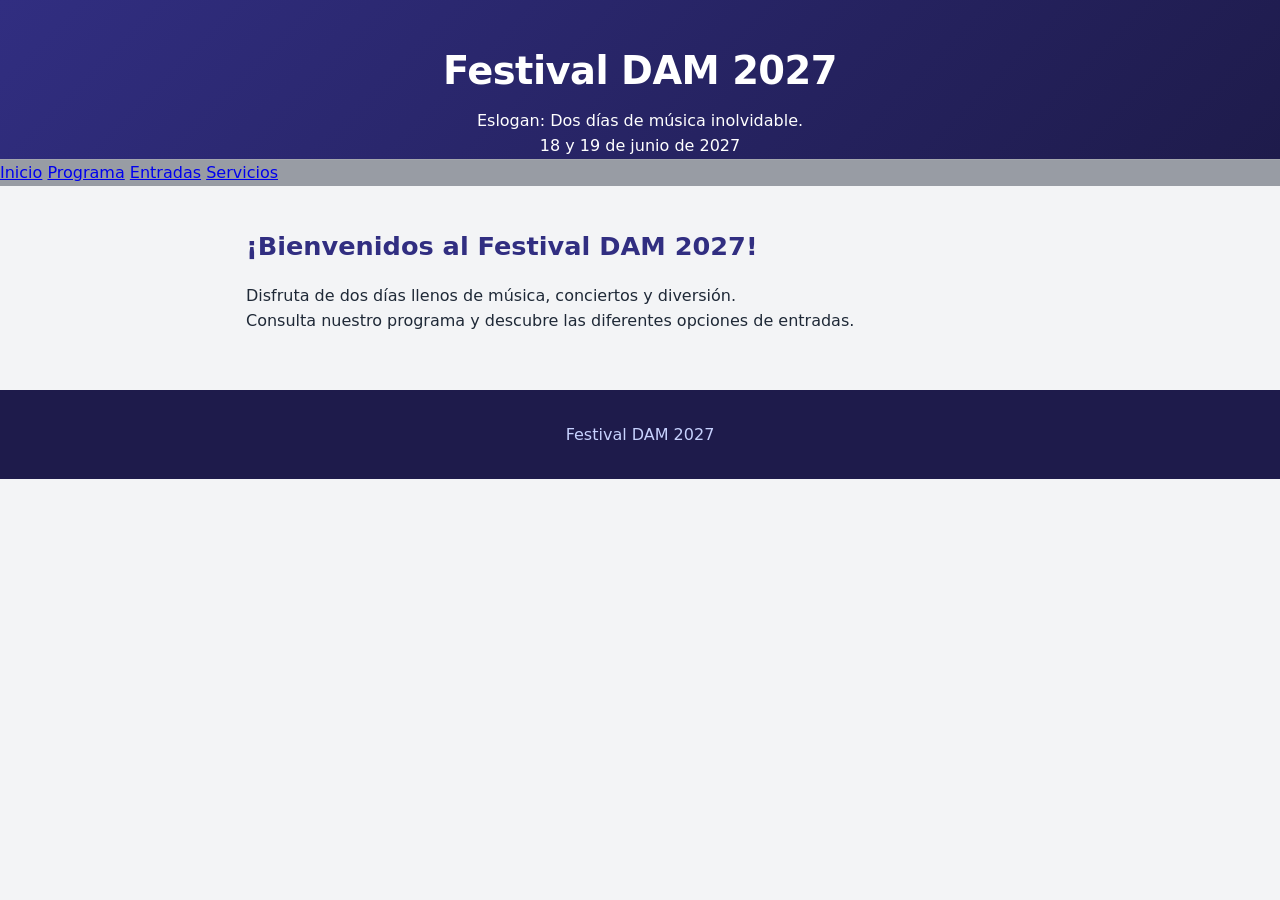
<file: index.html>
<!DOCTYPE html>
<html lang="es">
<head>
    <meta charset="UTF-8">
    <meta name="viewport" content="width=device-width, initial-scale=1.0">
    <title>Festival DAM 2027</title>
    <link rel="stylesheet" href="style.css">
</head>
<body>

    <header>
        <h1>Festival DAM 2027</h1>
        <p>Eslogan: Dos días de música inolvidable.</p>
        <p>18 y 19 de junio de 2027</p>
    </header>

    <nav>
        <a href="index.html">Inicio</a>
        <a href="programa.html">Programa</a>
        <a href="entradas.html">Entradas</a>
        <a href="servicios.html">Servicios</a>
    </nav>

    <main>
        <h2>¡Bienvenidos al Festival DAM 2027!</h2>

        <p>
            Disfruta de dos días llenos de música,
            conciertos y diversión.
        </p>

        <p>
            Consulta nuestro programa y descubre
            las diferentes opciones de entradas.
        </p>
    </main>

    <footer>
        <p>Festival DAM 2027</p>
    </footer>

</body>
</html>
</file>
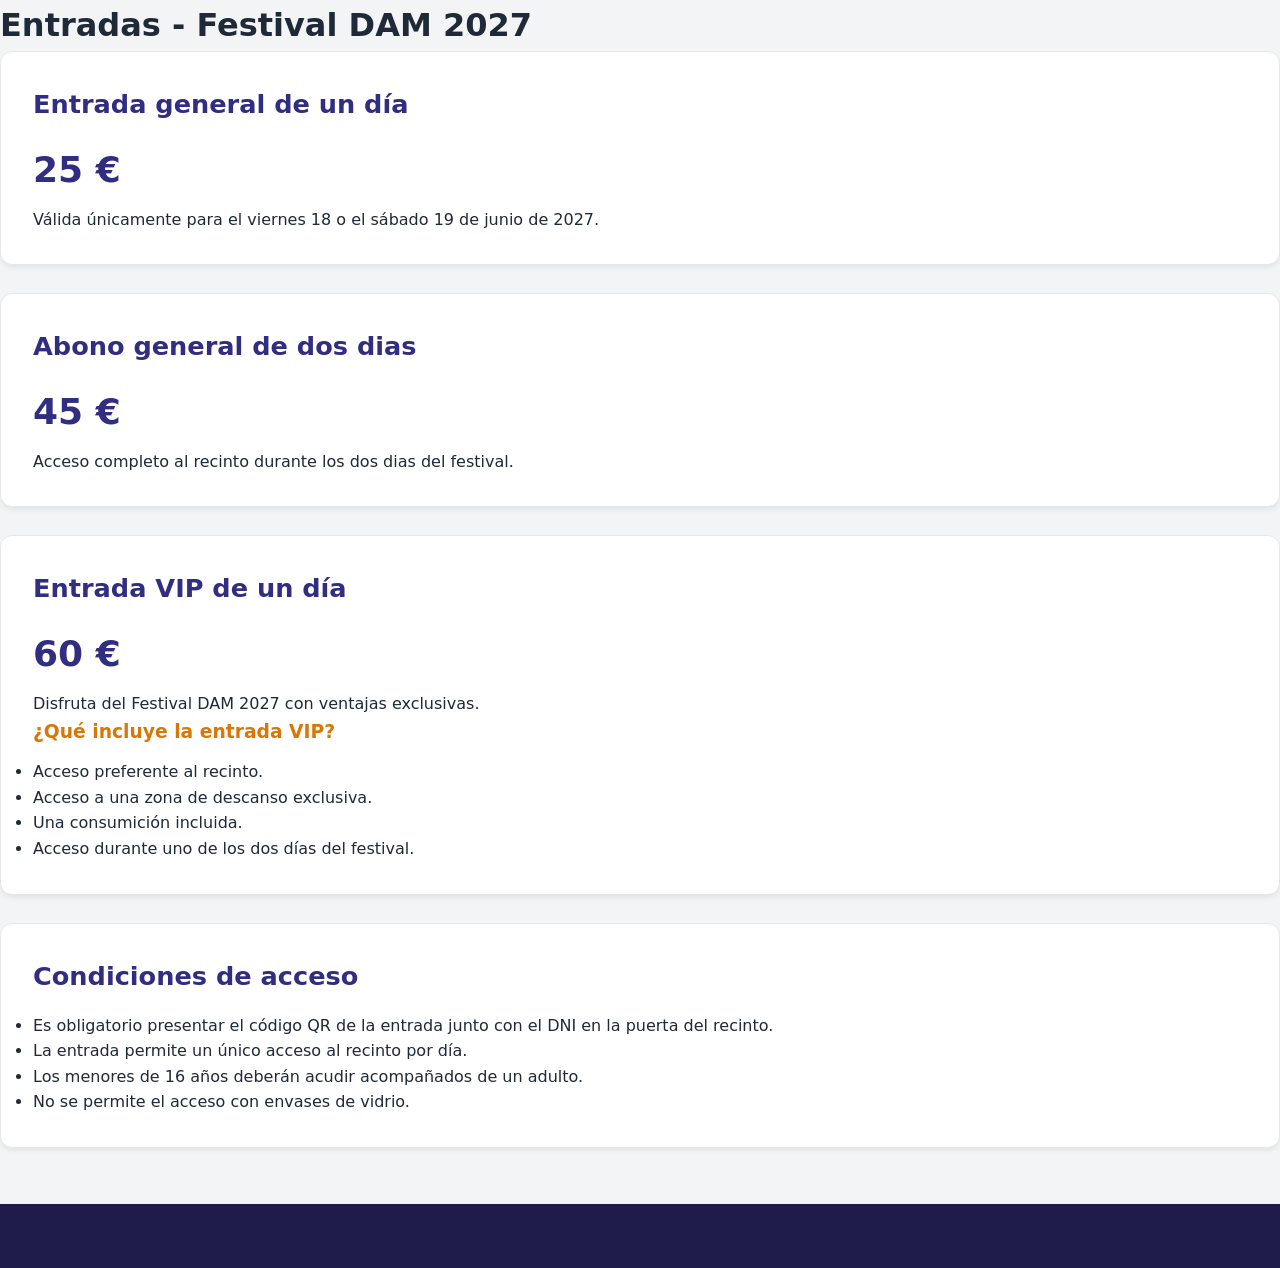
<file: entradas.html>
<!DOCTYPE html>
<html lang="es">
<head>
  <meta charset="UTF-8">
  <title>Entradas - Festival DAM 2027</title>
  <link rel="stylesheet" href="style.css">
</head>
<body>
  <h1>Entradas - Festival DAM 2027</h1>

  <section class="entrada">
    <h2>Entrada general de un día</h2>
    <p class="precio">25 €</p>
    <p>Válida únicamente para el viernes 18 o el sábado 19 de junio de 2027.</p>
  </section>
  
  <section class="entrada">
    <h2>Abono general de dos dias</h2>
    <p class="precio">45 €</p>
    <p>Acceso completo al recinto durante los dos dias del festival.</p>
  </section>
 
  <section class="entrada">
    <h2>Entrada VIP de un día</h2>
    <p class="precio">60 €</p>
    <p>Disfruta del Festival DAM 2027 con ventajas exclusivas.</p>
    <h3>¿Qué incluye la entrada VIP?</h3>
    <ul>
      <li>Acceso preferente al recinto.</li>
      <li>Acceso a una zona de descanso exclusiva.</li>
      <li>Una consumición incluida.</li>
      <li>Acceso durante uno de los dos días del festival.</li>
    </ul>
  </section>

  <section class="condiciones">
    <h2>Condiciones de acceso</h2>
    <ul>
      <li>Es obligatorio presentar el código QR de la entrada junto con el DNI en la puerta del recinto.</li>
      <li>La entrada permite un único acceso al recinto por día.</li>
      <li>Los menores de 16 años deberán acudir acompañados de un adulto.</li>
      <li>No se permite el acceso con envases de vidrio.</li>
    </ul>
  </section>

  <footer>
  </footer>
</body>
</html>
</file>
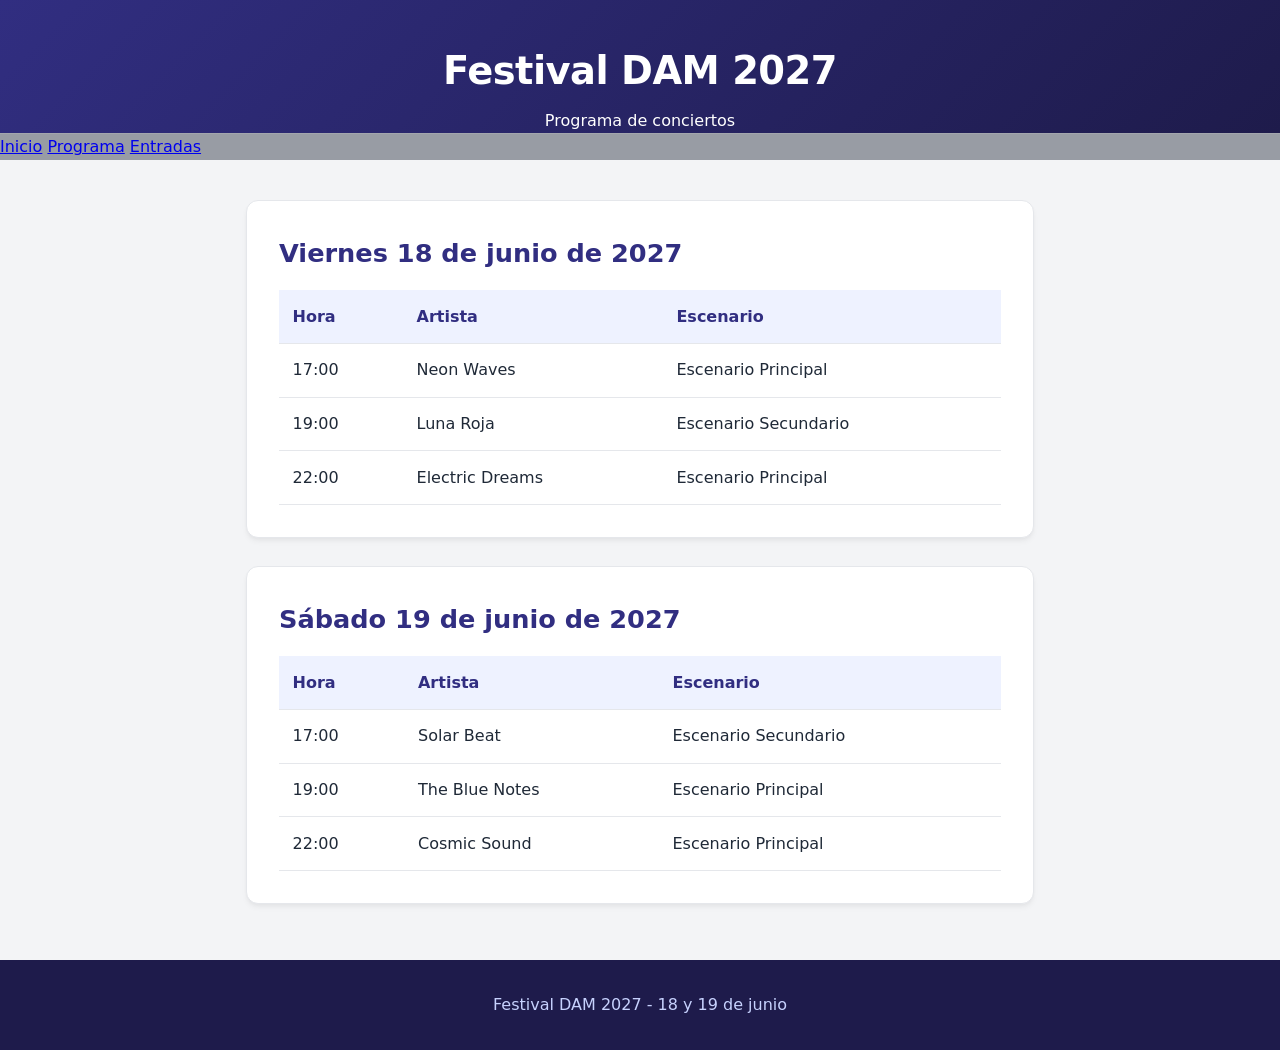
<file: programa.html>
<!DOCTYPE html>
<html lang="es">
<head>
    <meta charset="UTF-8">
    <meta name="viewport" content="width=device-width, initial-scale=1.0">
    <title>Programa - Festival DAM 2027</title>
    <link rel="stylesheet" href="style.css">
</head>

<body>

    <header>
        <h1>Festival DAM 2027</h1>
        <p>Programa de conciertos</p>
    </header>

    <nav>
        <a href="index.html">Inicio</a>
        <a href="programa.html">Programa</a>
        <a href="entradas.html">Entradas</a>
    </nav>

    <main>

        <section>
            <h2>Viernes 18 de junio de 2027</h2>

            <table>
                <thead>
                    <tr>
                        <th>Hora</th>
                        <th>Artista</th>
                        <th>Escenario</th>
                    </tr>
                </thead>

                <tbody>
                    <tr>
                        <td>17:00</td>
                        <td>Neon Waves</td>
                        <td>Escenario Principal</td>
                    </tr>

                    <tr>
                        <td>19:00</td>
                        <td>Luna Roja</td>
                        <td>Escenario Secundario</td>
                    </tr>

                    <tr>
                        <td>22:00</td>
                        <td>Electric Dreams</td>
                        <td>Escenario Principal</td>
                    </tr>
                </tbody>
            </table>
        </section>

        <section>
            <h2>S&aacute;bado 19 de junio de 2027</h2>

            <table>
                <thead>
                    <tr>
                        <th>Hora</th>
                        <th>Artista</th>
                        <th>Escenario</th>
                    </tr>
                </thead>

                <tbody>
                    <tr>
                        <td>17:00</td>
                        <td>Solar Beat</td>
                        <td>Escenario Secundario</td>
                    </tr>

                    <tr>
                        <td>19:00</td>
                        <td>The Blue Notes</td>
                        <td>Escenario Principal</td>
                    </tr>

                    <tr>
                        <td>22:00</td>
                        <td>Cosmic Sound</td>
                        <td>Escenario Principal</td>
                    </tr>
                </tbody>
            </table>
        </section>

    </main>

    <footer>
        <p>Festival DAM 2027 - 18 y 19 de junio</p>
    </footer>

</body>
</html>
</file>
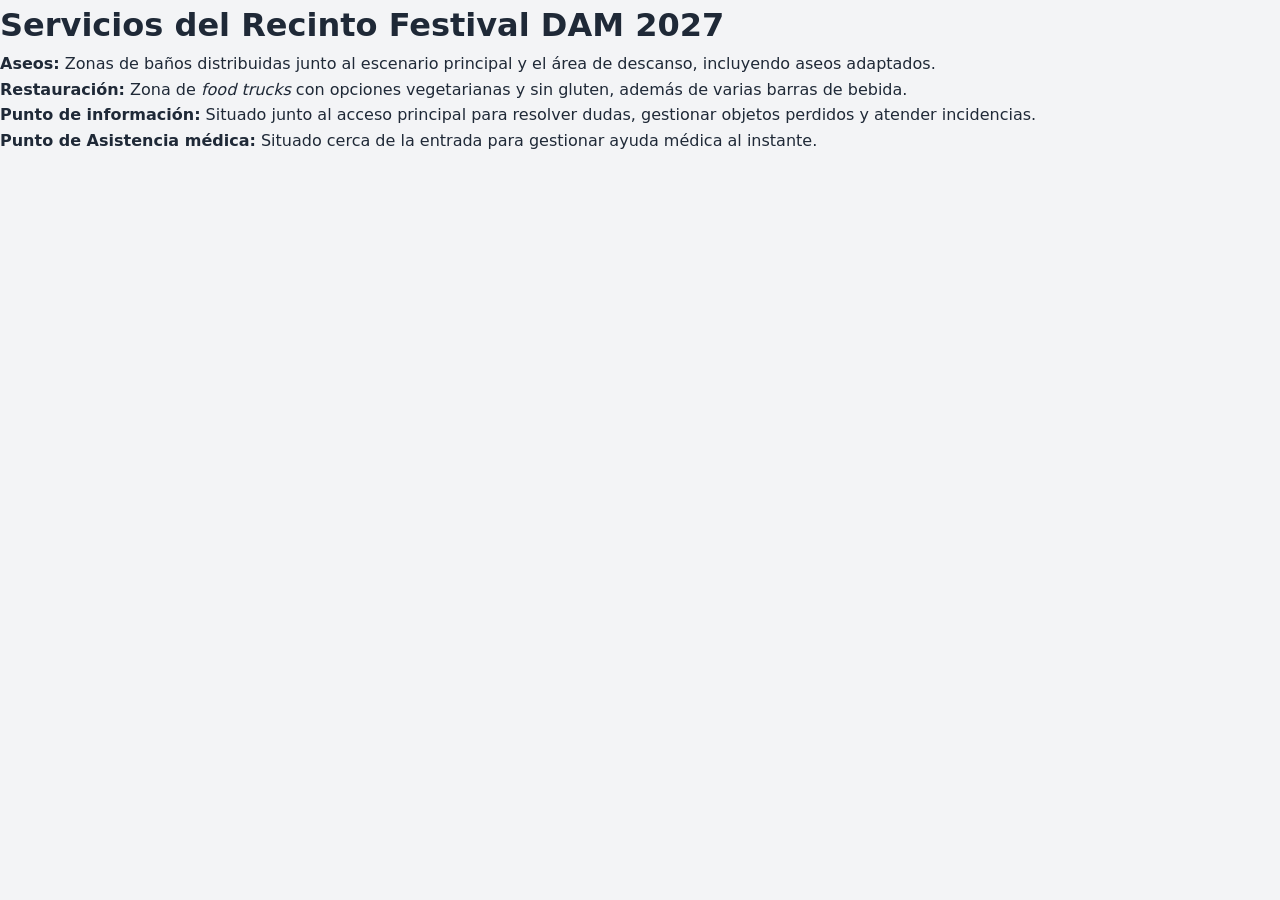
<file: servicios.html>
<!DOCTYPE html>
<html lang="es">
<head>
  <meta charset="UTF-8">
  <title>Servicios - Festival DAM 2027</title>
  <link rel="stylesheet" href="style.css">
</head>
<body>
  <h1>Servicios del Recinto Festival DAM 2027</h1>
  <ul>
    <li><strong>Aseos:</strong> Zonas de baños distribuidas junto al escenario principal y el área de descanso, incluyendo aseos adaptados.</li>
    <li><strong>Restauración:</strong> Zona de <em>food trucks</em> con opciones vegetarianas y sin gluten, además de varias barras de bebida.</li>
    <li><strong>Punto de información:</strong> Situado junto al acceso principal para resolver dudas, gestionar objetos perdidos y atender incidencias.</li>
    <li><strong>Punto de Asistencia médica:</strong> Situado cerca de la entrada para gestionar ayuda médica al instante.</li>
  </ul>
</body>
</html>
</file>
<file: style.css>
/* Estilos generales */
* {
    box-sizing: border-box;
    margin: 0;
    padding: 0;
}

body {
    font-family: system-ui, -apple-system, 'Segoe UI', Roboto, Helvetica, Arial, sans-serif;
    line-height: 1.6;
    color: #1f2937;
    background-color: #f3f4f6;
}

/* Cabecera y navegación */
header {
    background: linear-gradient(135deg, #312e81 0%, #1e1b4b 100%);
    color: #ffffff;
    text-align: center;
    padding: 2.5rem 1rem 0 1rem;
}

header h1 {
    font-size: 2.4rem;
    letter-spacing: -0.5px;
    margin-bottom: 0.4rem;
}

header .fechas {
    color: #c7d2fe;
    margin-bottom: 1.8rem;
    font-size: 1.1rem;
    font-weight: 500;
}

nav {
    background-color: rgba(15, 23, 42, 0.4);
    border-top: 1px solid rgba(255, 255, 255, 0.1);
}

nav ul {
    list-style: none;
    display: flex;
    justify-content: center;
    flex-wrap: wrap;
}

nav ul li a {
    display: block;
    color: #e0e7ff;
    text-decoration: none;
    padding: 1rem 1.5rem;
    font-weight: 600;
    transition: background-color 0.25s ease, color 0.25s ease;
}

nav ul li a:hover,
nav ul li a.activo {
    background-color: #d97706;
    color: #ffffff;
}

/* Contenido principal */
main {
    max-width: 820px;
    margin: 2.5rem auto;
    padding: 0 1rem;
}

section {
    background-color: #ffffff;
    padding: 2rem;
    margin-bottom: 1.75rem;
    border-radius: 12px;
    border: 1px solid #e5e7eb;
    box-shadow: 0 4px 6px -1px rgba(0, 0, 0, 0.05), 0 2px 4px -1px rgba(0, 0, 0, 0.03);
}

h2 {
    color: #312e81;
    margin-bottom: 1rem;
    font-size: 1.6rem;
}

h3 {
    color: #d97706;
    margin-bottom: 0.8rem;
}

/* Elementos de portada */
.destacado {
    text-align: center;
}

.eslogan {
    font-size: 1.3rem;
    font-weight: 700;
    color: #d97706;
    margin: 1rem 0;
}

.info-general ul {
    margin-left: 1.5rem;
}

.info-general li {
    margin-bottom: 0.6rem;
}

/* Botones */
.boton {
    display: inline-block;
    background-color: #d97706;
    color: #ffffff;
    text-decoration: none;
    padding: 0.8rem 1.75rem;
    border-radius: 8px;
    font-weight: 600;
    border: none;
    cursor: pointer;
    margin-top: 1rem;
    font-size: 1rem;
    transition: background-color 0.2s ease, transform 0.15s ease, box-shadow 0.2s ease;
    box-shadow: 0 2px 4px rgba(217, 119, 6, 0.3);
}

.boton:hover {
    background-color: #b45309;
    transform: translateY(-2px);
    box-shadow: 0 4px 8px rgba(217, 119, 6, 0.4);
}

/* Tablas del programa */
table {
    width: 100%;
    border-collapse: collapse;
    margin-top: 0.75rem;
}

th, td {
    text-align: left;
    padding: 0.85rem;
    border-bottom: 1px solid #e5e7eb;
}

th {
    background-color: #eef2ff;
    color: #312e81;
    font-weight: 700;
}

tr:hover td {
    background-color: #f9fafb;
}

.cabeza-cartel {
    font-weight: 700;
    background-color: #fef3c7;
    color: #92400e;
}

/* Sección de entradas y formulario */
.tarjeta-entrada {
    text-align: center;
    border-top: 5px solid #d97706;
    border-left: 1px solid #e5e7eb;
}

.precio {
    font-size: 2.25rem;
    font-weight: 800;
    color: #312e81;
    margin: 0.5rem 0;
}

form {
    display: flex;
    flex-direction: column;
}

form label {
    margin-top: 1rem;
    margin-bottom: 0.4rem;
    font-weight: 600;
    color: #374151;
}

form input,
form select {
    padding: 0.75rem;
    border: 1px solid #d1d5db;
    border-radius: 8px;
    font-size: 1rem;
    transition: border-color 0.2s ease, box-shadow 0.2s ease;
}

form input:focus,
form select:focus {
    outline: none;
    border-color: #4f46e5;
    box-shadow: 0 0 0 3px rgba(79, 70, 229, 0.15);
}

/* Pie de página */
footer {
    text-align: center;
    padding: 2rem;
    background-color: #1e1b4b;
    color: #c7d2fe;
    margin-top: 3.5rem;
}
</file>
